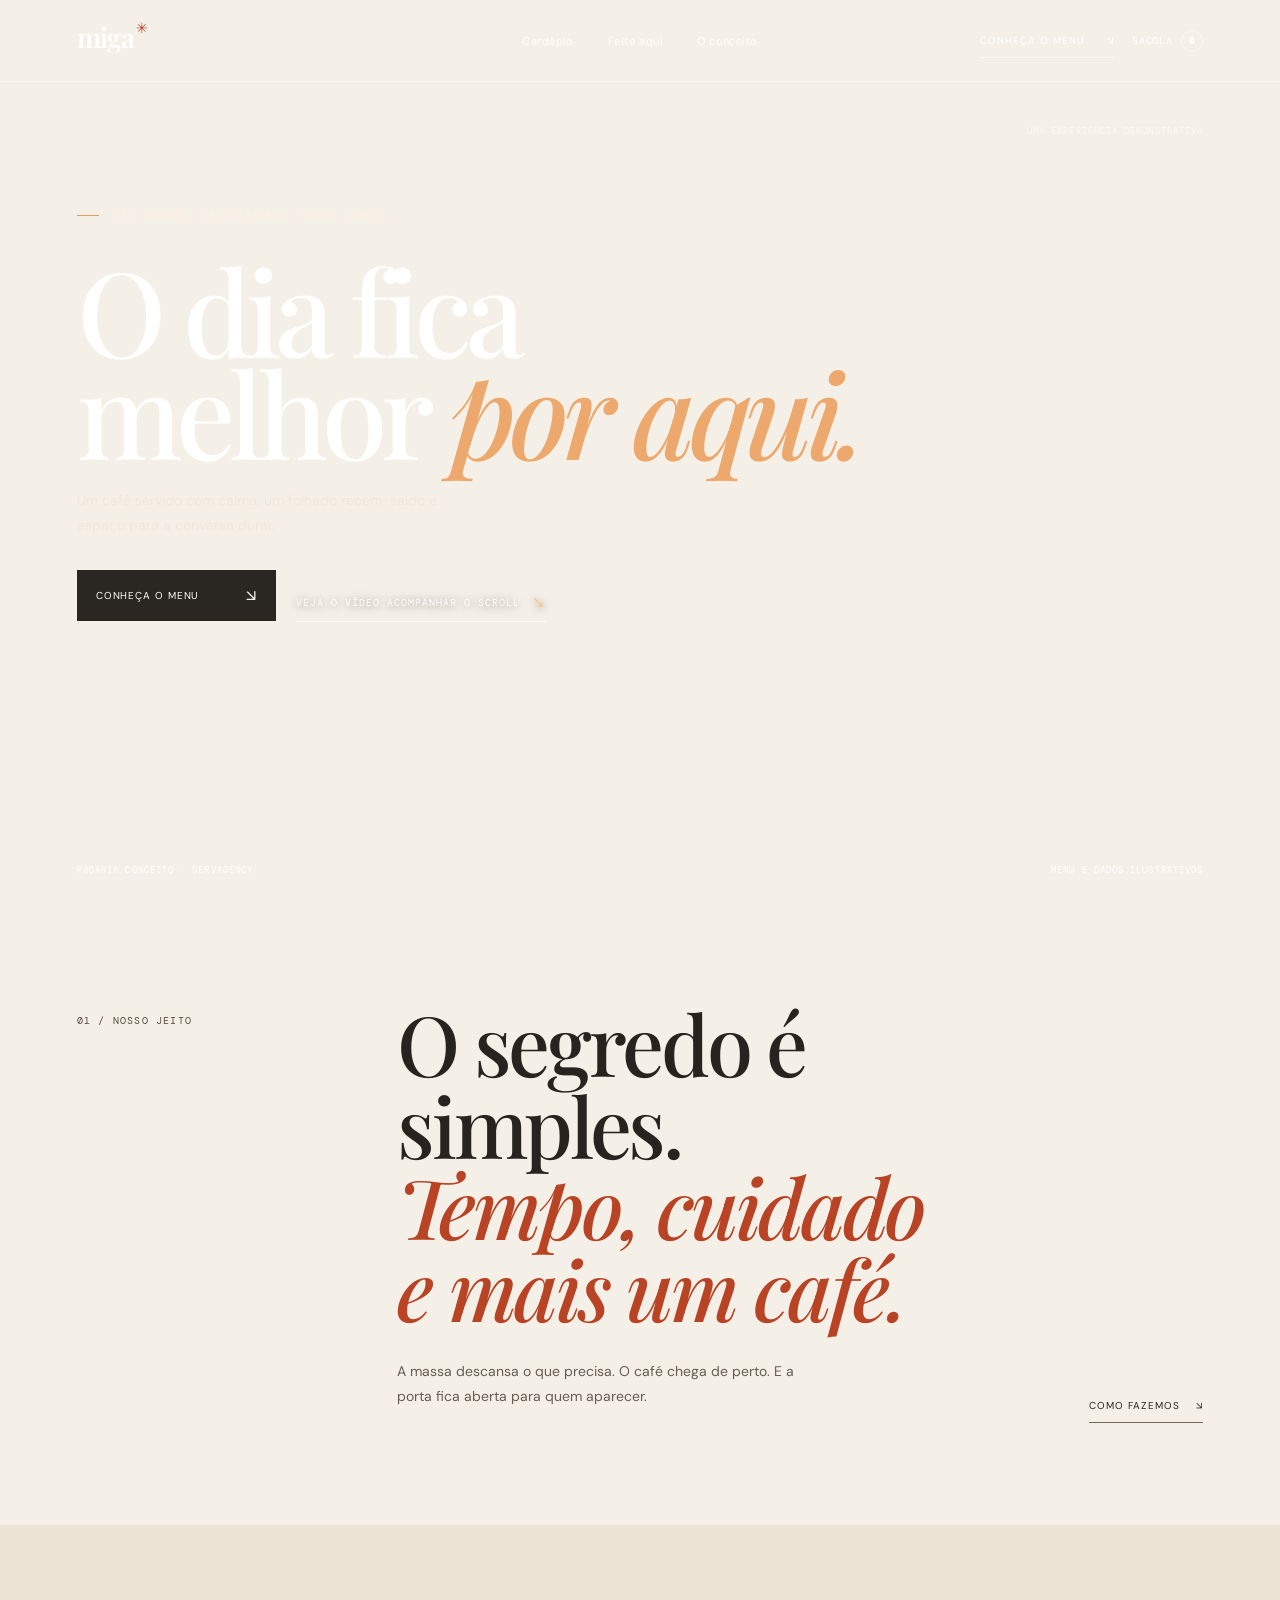
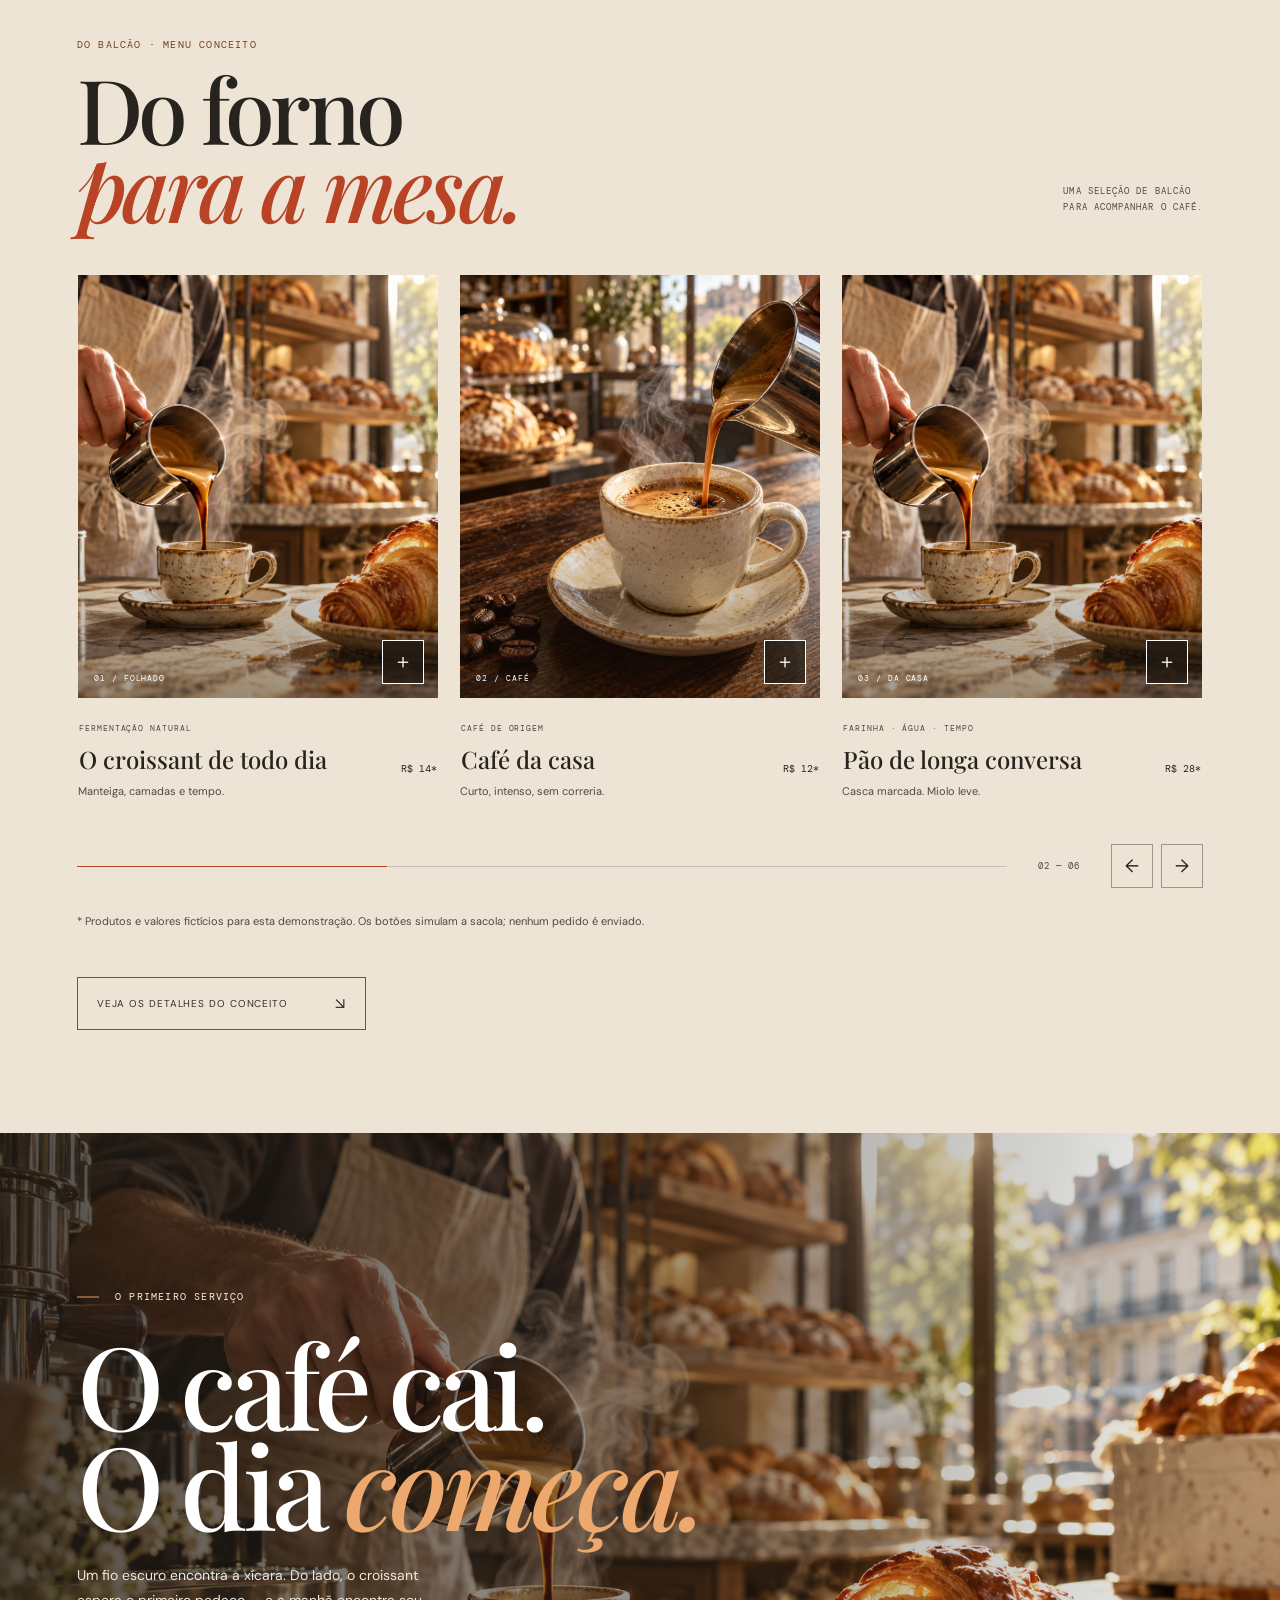
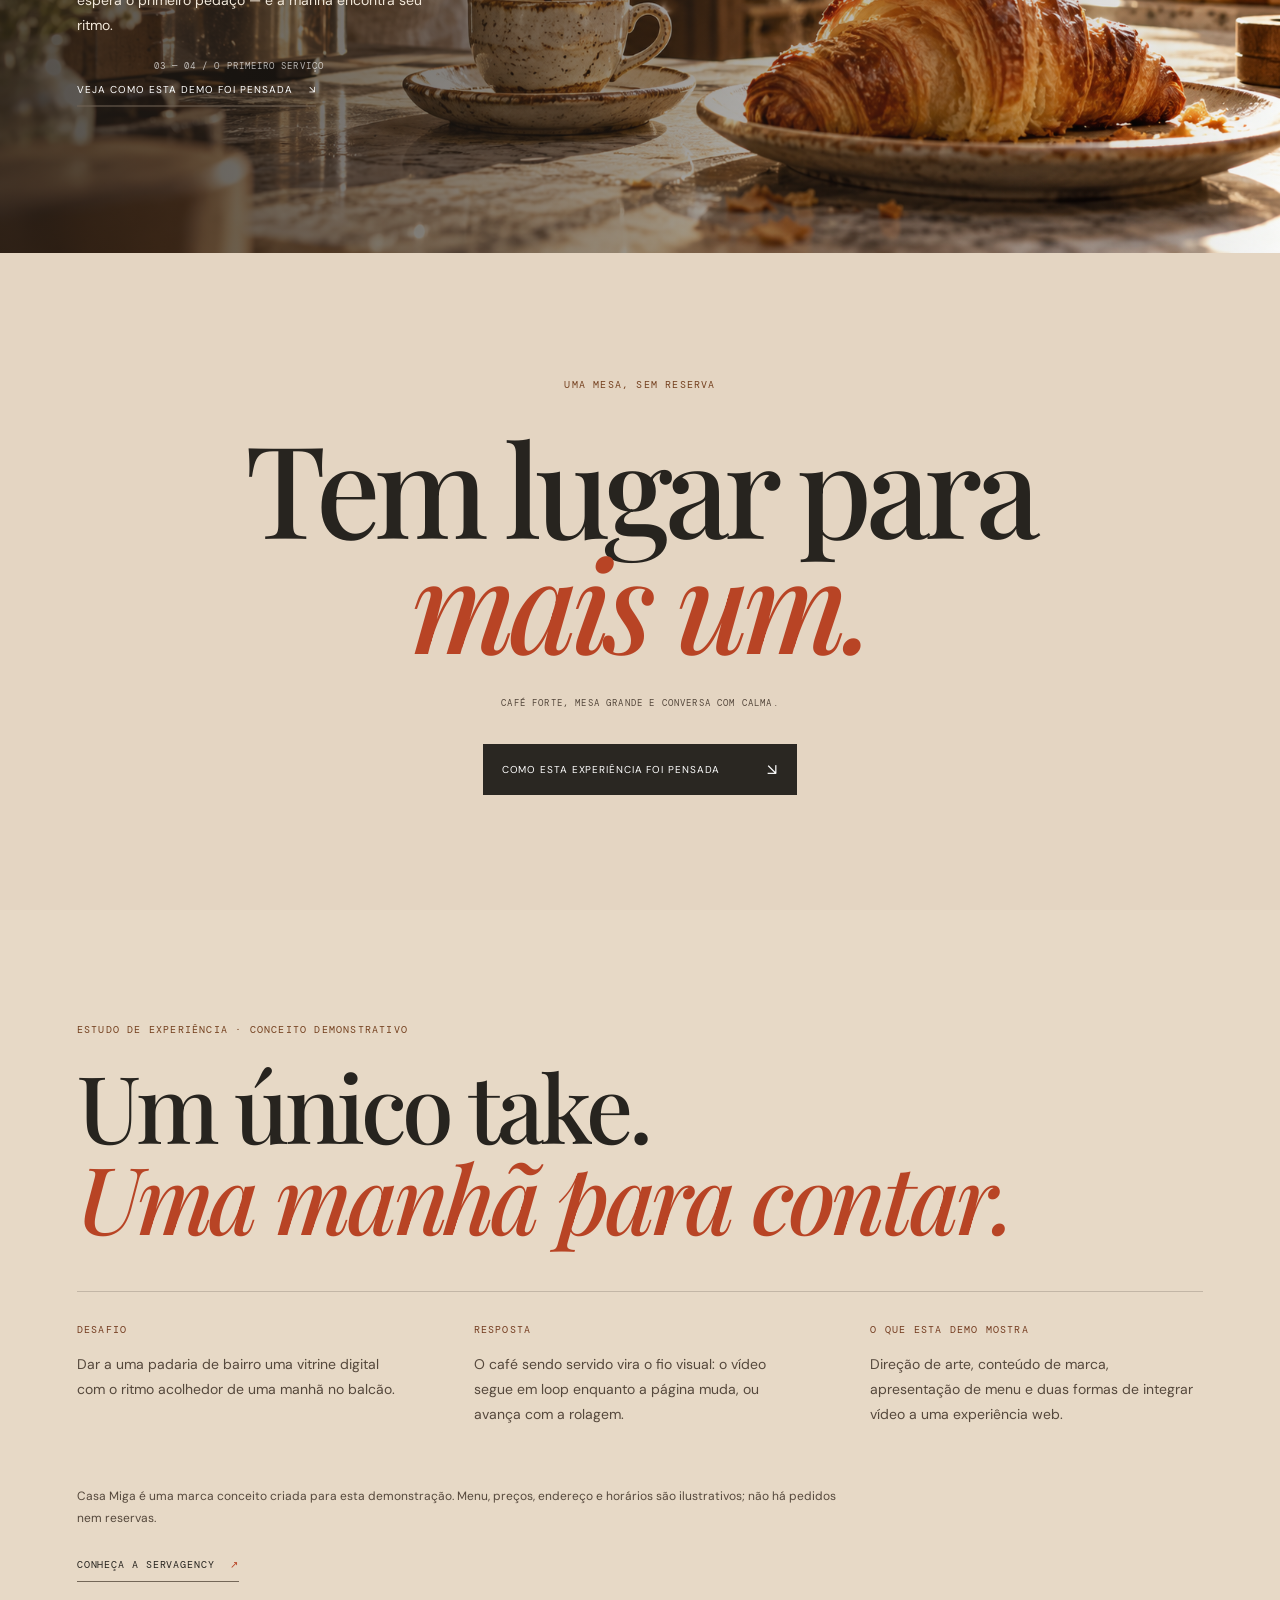
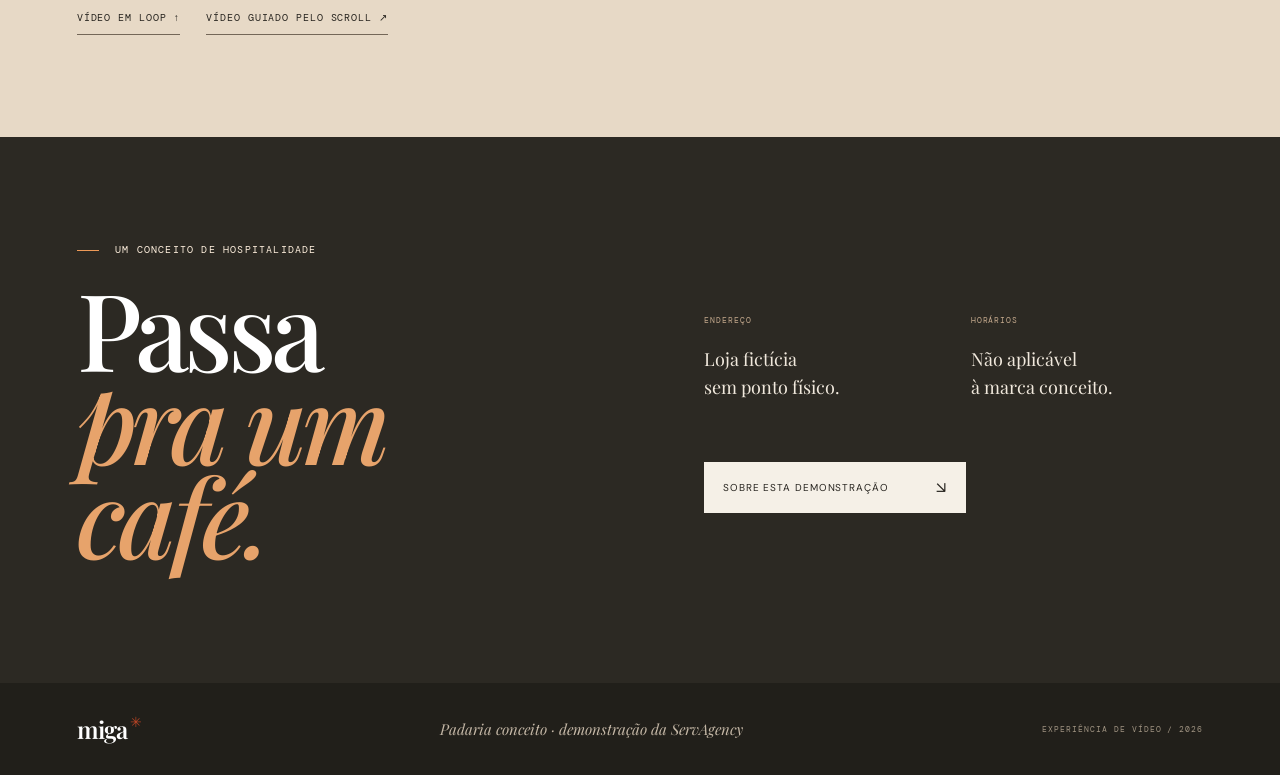
<file: index.html>
<!doctype html>
<html lang="pt-BR"><head><meta charset="utf-8"/><meta name="viewport" content="width=device-width, initial-scale=1"/><meta name="theme-color" content="#f5f0e7"/><meta name="description" content="Casa Miga — um conceito de padaria em duas experiências de vídeo da ServAgency."/><title>Casa Miga — um conceito de experiência</title><link rel="preconnect" href="https://fonts.googleapis.com"/><link rel="preconnect" href="https://fonts.gstatic.com" crossorigin/><link rel="stylesheet" href="https://fonts.googleapis.com/css2?family=DM+Mono:wght@400;500&family=DM+Sans:wght@400;500;600&family=Playfair+Display:ital,wght@0,500;1,500&display=swap"/><link rel="stylesheet" href="styles.css"/></head>
<body><header class="topbar"><a class="brand" href="#top">miga<span>✳</span></a><nav id="primary-nav" aria-label="Navegação principal"><a href="#cardapio">Cardápio</a><a href="#feito">Feito aqui</a><a href="#case">O conceito</a></nav><div class="header-actions"><a class="order" href="#cardapio">Conheça o menu <span>↘</span></a><button class="miga-cart-toggle" type="button" aria-controls="miga-cart" aria-expanded="false">Sacola <b aria-live="polite">0</b></button><button class="menu-toggle" aria-expanded="false" aria-controls="primary-nav" aria-label="Abrir navegação">Menu</button></div></header>
<main id="top"><section class="hero fixed-mode"><div class="hero-media" aria-hidden="true"><div class="media-scene scene-one"></div><div class="media-shade"></div><div class="media-grain"></div></div><div class="hero-inner"><p class="eyebrow"><i></i> PÃO QUENTE. CAFÉ PASSADO. GENTE PERTO.</p><h1>O dia fica<br />melhor <em>por aqui.</em></h1><p class="hero-intro">Um café servido com calma, um folhado recém-saído e espaço para a conversa durar.</p><a class="button button-dark" href="#cardapio">Conheça o menu <span>↘</span></a><a class="video-mode-link" href="scroll.html">Veja o vídeo acompanhar o scroll <span>↘</span></a></div><div class="hero-bottom"><span>PADARIA CONCEITO · SERVAGENCY</span><span>MENU E DADOS ILUSTRATIVOS</span><button class="video-toggle" type="button" aria-pressed="false">Pausar vídeo</button></div><span class="visual-tag">UMA EXPERIÊNCIA DEMONSTRATIVA</span></section>
<section class="manifesto fixed-copy" data-chapter="01"><span class="section-no">01 / NOSSO JEITO</span><div><h2>O segredo é simples.<br /><em>Tempo, cuidado<br />e mais um café.</em></h2><p>A massa descansa o que precisa. O café chega de perto. E a porta fica aberta para quem aparecer.</p></div><a class="text-link" href="#feito">Como fazemos <span>↘</span></a></section>
<section class="menu fixed-copy" id="cardapio" data-chapter="02"><div class="menu-head" data-reveal><div><p class="eyebrow dark">DO BALCÃO · MENU CONCEITO</p><h2>Do forno<br /><em>para a mesa.</em></h2></div><p class="daily">Uma seleção de balcão<br />para acompanhar o café.</p></div>
<div class="food-carousel" data-product-carousel aria-label="Menu demonstrativo da Casa Miga"><div class="food-track" data-product-track tabindex="0" aria-label="Produtos demonstrativos; use as setas para navegar">
<article class="food" data-product-slide data-reveal><div class="food-img"><img src="hero-still.png" alt="Croissant dourado servido com café" fetchpriority="high" decoding="async"/><span>01 / FOLHADO</span><button class="food-add" aria-label="Adicionar Croissant de todo dia à sacola demonstrativa" aria-pressed="false">＋</button></div><div class="food-meta"><div><small>FERMENTAÇÃO NATURAL</small><h3>O croissant de todo dia</h3></div><b>R$ 14*</b></div><p class="food-note">Manteiga, camadas e tempo.</p></article>
<article class="food" data-product-slide data-reveal><div class="food-img"><img src="media/catalog/espresso-da-casa.webp" alt="Espresso com crema sendo servido em uma xícara de cerâmica" loading="lazy" decoding="async"/><span>02 / CAFÉ</span><button class="food-add" aria-label="Adicionar Café da casa à sacola demonstrativa" aria-pressed="false">＋</button></div><div class="food-meta"><div><small>CAFÉ DE ORIGEM</small><h3>Café da casa</h3></div><b>R$ 12*</b></div><p class="food-note">Curto, intenso, sem correria.</p></article>
<article class="food" data-product-slide data-reveal><div class="food-img"><img src="bakery-detail.png" alt="Pão artesanal de fermentação natural" loading="lazy" decoding="async"/><span>03 / DA CASA</span><button class="food-add" aria-label="Adicionar Pão de longa conversa à sacola demonstrativa" aria-pressed="false">＋</button></div><div class="food-meta"><div><small>FARINHA · ÁGUA · TEMPO</small><h3>Pão de longa conversa</h3></div><b>R$ 28*</b></div><p class="food-note">Casca marcada. Miolo leve.</p></article>
<article class="food" data-product-slide data-reveal><div class="food-img"><img src="media/catalog/rolo-de-canela.webp" alt="Rolo de canela com cobertura fina de baunilha" loading="lazy" decoding="async"/><span>04 / FORNADA</span><button class="food-add" aria-label="Adicionar Rolo de canela à sacola demonstrativa" aria-pressed="false">＋</button></div><div class="food-meta"><div><small>CANELA · BAUNILHA</small><h3>Rolo de canela</h3></div><b>R$ 16*</b></div><p class="food-note">Quentinho, com cobertura delicada.</p></article>
<article class="food" data-product-slide data-reveal><div class="food-img"><img src="media/catalog/pain-au-chocolat.webp" alt="Pain au chocolat folhado com chocolate amargo" loading="lazy" decoding="async"/><span>05 / FOLHADO</span><button class="food-add" aria-label="Adicionar Pain au chocolat à sacola demonstrativa" aria-pressed="false">＋</button></div><div class="food-meta"><div><small>MASSA LAMINADA</small><h3>Pain au chocolat</h3></div><b>R$ 17*</b></div><p class="food-note">Casquinha fina. Centro de chocolate.</p></article>
<article class="food" data-product-slide data-reveal><div class="food-img"><img src="media/catalog/focaccia-da-casa.webp" alt="Sanduíche de focaccia com tomate, folhas e queijo" loading="lazy" decoding="async"/><span>06 / SALGADO</span><button class="food-add" aria-label="Adicionar Focaccia da casa à sacola demonstrativa" aria-pressed="false">＋</button></div><div class="food-meta"><div><small>AZEITE · TOMATE · FOLHAS</small><h3>Focaccia da casa</h3></div><b>R$ 24*</b></div><p class="food-note">Pão de azeite, recheio fresco.</p></article>
</div><div class="catalog-controls"><div class="catalog-progress" aria-hidden="true"><i data-product-progress></i></div><span class="catalog-counter" data-product-counter aria-live="polite">01 — 06</span><div class="catalog-arrows"><button type="button" data-product-prev aria-label="Produtos anteriores" disabled>←</button><button type="button" data-product-next aria-label="Próximos produtos">→</button></div></div></div>
<p class="menu-note">* Produtos e valores fictícios para esta demonstração. Os botões simulam a sacola; nenhum pedido é enviado.</p><a class="button button-outline-dark" href="#visite">Veja os detalhes do conceito <span>↘</span></a></section>
<section class="story fixed-copy" id="feito" data-chapter="03"><div class="story-image"></div><div class="story-copy"><p class="eyebrow"><i></i> O PRIMEIRO SERVIÇO</p><h2>O café cai.<br />O dia <em>começa.</em></h2><p>Um fio escuro encontra a xícara. Do lado, o croissant espera o primeiro pedaço — e a manhã encontra seu ritmo.</p><a class="text-link light-link" href="#case">Veja como esta demo foi pensada <span>↘</span></a><span class="story-count">03 — 04 / O PRIMEIRO SERVIÇO</span></div></section>
<section class="postcard"><p class="eyebrow dark">UMA MESA, SEM RESERVA</p><blockquote>Tem lugar para<br /><em>mais um.</em></blockquote><span>CAFÉ FORTE, MESA GRANDE E CONVERSA COM CALMA.</span><a class="button button-dark" href="#case">Como esta experiência foi pensada <span>↘</span></a></section>
<section class="case-note" id="case"><p class="eyebrow dark">ESTUDO DE EXPERIÊNCIA · CONCEITO DEMONSTRATIVO</p><h2>Um único take.<br /><em>Uma manhã para contar.</em></h2><div class="case-grid"><div><small>DESAFIO</small><p>Dar a uma padaria de bairro uma vitrine digital com o ritmo acolhedor de uma manhã no balcão.</p></div><div><small>RESPOSTA</small><p>O café sendo servido vira o fio visual: o vídeo segue em loop enquanto a página muda, ou avança com a rolagem.</p></div><div><small>O QUE ESTA DEMO MOSTRA</small><p>Direção de arte, conteúdo de marca, apresentação de menu e duas formas de integrar vídeo a uma experiência web.</p></div></div><p class="case-disclosure">Casa Miga é uma marca conceito criada para esta demonstração. Menu, preços, endereço e horários são ilustrativos; não há pedidos nem reservas.</p><a class="case-link" href="https://servagency.vercel.app/">Conheça a ServAgency <span>↗</span></a><div class="case-modes"><a href="#top">Vídeo em loop ↑</a><a href="scroll.html">Vídeo guiado pelo scroll ↗</a></div></section>
<section class="visit fixed-copy" id="visite" data-chapter="04"><div><p class="eyebrow"><i></i> UM CONCEITO DE HOSPITALIDADE</p><h2>Passa<br /><em>pra um café.</em></h2></div><div class="visit-info"><div><small>ENDEREÇO</small><p>Loja fictícia<br/>sem ponto físico.</p></div><div><small>HORÁRIOS</small><p>Não aplicável<br/>à marca conceito.</p></div><a class="button button-light" href="#case">Sobre esta demonstração <span>↘</span></a></div></section></main>
<aside class="demo-cart" id="miga-cart" role="dialog" aria-labelledby="miga-cart-title" aria-describedby="miga-cart-note" hidden><div class="cart-heading"><h2 id="miga-cart-title">Sua sacola</h2><button class="cart-close" type="button" aria-label="Fechar sacola">Fechar ×</button></div><p class="cart-count" aria-live="polite">Sua seleção está vazia.</p><ul class="cart-items"></ul><p id="miga-cart-note">Interação demonstrativa: nenhum pedido é enviado, reservado ou cobrado.</p><button type="button" class="button button-dark cart-return">Continuar explorando <span>↗</span></button></aside>
<footer><a class="brand" href="#top">miga<span>✳</span></a><span>Padaria conceito · demonstração da ServAgency</span><span>EXPERIÊNCIA DE VÍDEO / 2026</span></footer><script src="app.js"></script></body></html>
</file>
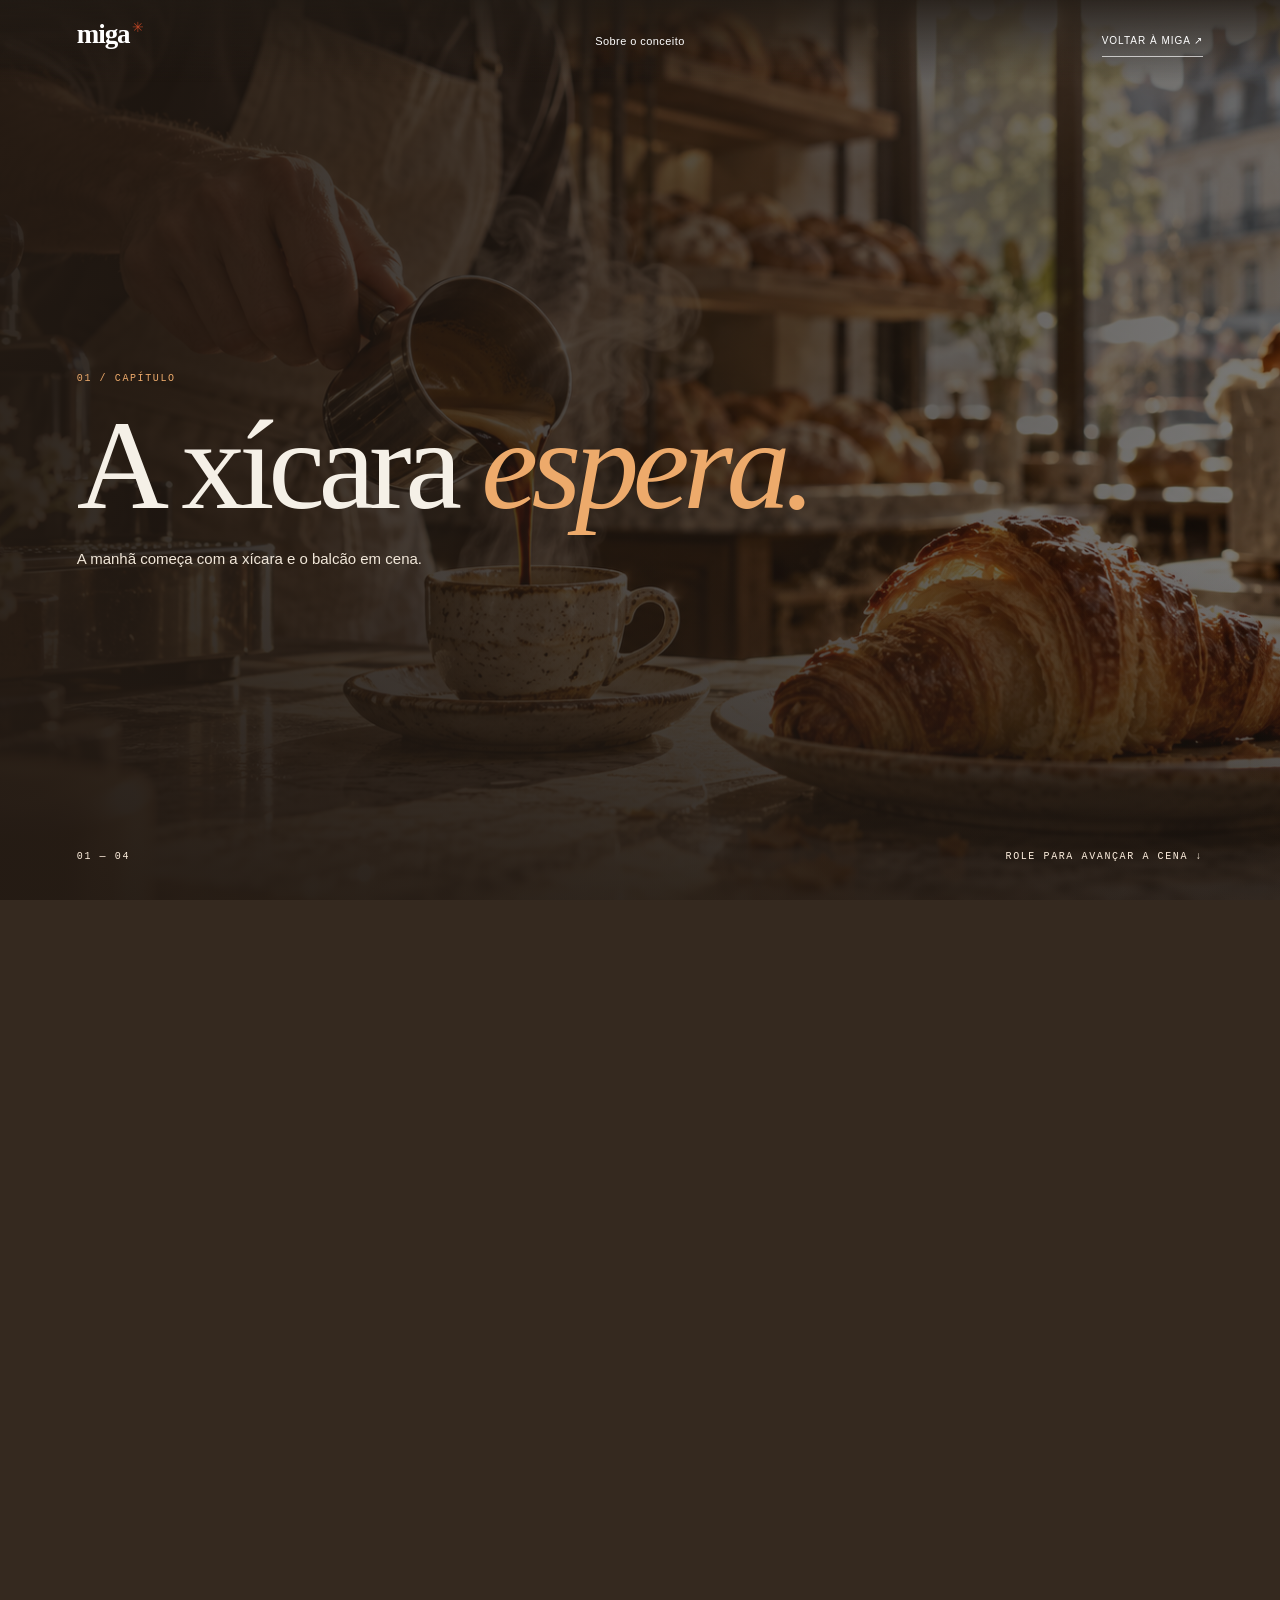
<file: scroll.html>
<!doctype html>
<html lang="pt-BR">
<head>
  <meta charset="utf-8" />
  <meta name="viewport" content="width=device-width, initial-scale=1" />
  <meta name="theme-color" content="#35291f" />
  <meta name="description" content="Miga — uma manhã, capítulo por capítulo." />
  <title>Miga — uma manhã, capítulo por capítulo</title>
  <link rel="stylesheet" href="styles.css" />
  <style>
    html{scroll-behavior:auto}
    body{background:#35291f;color:#f5f0e7}
    .topbar{position:fixed;z-index:10;background:linear-gradient(#211a14d8,transparent);border:0}
    .journey{height:340vh;position:relative}
    .sticky{height:100svh;min-height:520px;position:sticky;top:0;overflow:hidden;background:#35291f url("hero-still.png") center/cover no-repeat}
    .visual,.visual video,.visual:after{position:absolute;inset:0}
    .visual video{width:100%;height:100%;object-fit:cover;filter:brightness(.53) saturate(.92)}
    .visual:after{content:"";background:linear-gradient(90deg,#241b14e0 0%,#241b1482 54%,#241b1420 100%),linear-gradient(0deg,#241b14c0,transparent 38%)}
    .hud{position:absolute;z-index:2;inset:0;padding:15vh var(--gutter) 10vh;display:flex;flex-direction:column;justify-content:center;pointer-events:none}
    .hud small,.counter,.cue{font:10px "DM Mono",monospace;letter-spacing:.16em;text-transform:uppercase;color:#fff0df}
    .hud small{color:#edaa6b}
    .hud h1{font:500 clamp(64px,10vw,140px)/.88 "Playfair Display",serif;letter-spacing:-.05em;max-width:950px;margin:25px 0;color:#f5f0e7;transition:opacity .24s ease,transform .24s ease}
    .hud h1 em{color:#edaa6b;font-weight:500}
    .hud h1 .title-accent{color:#edaa6b}
    .hud h1 .title-rest{color:#f5f0e7}
    .hud>p:not(.media-status){font:15px/1.75 "DM Sans",sans-serif;color:#f1e7d9;max-width:390px;margin:0;transition:opacity .24s ease,transform .24s ease}
    .hud.is-changing h1,.hud.is-changing p{opacity:0;transform:translateY(8px)}
    .hud .media-status{position:absolute;left:var(--gutter);top:calc(100% - 88px);max-width:min(390px,calc(100% - 48px));padding:12px 15px;background:#241b14e8;color:#f1e7d9;font:12px/1.6 "DM Sans",sans-serif;opacity:0;pointer-events:none;transition:opacity .25s}
    .visual.video-unavailable .media-status{opacity:1}
    .visual.video-unavailable video{display:none}
    .visual.video-unavailable:after{background:linear-gradient(90deg,#241b14ed 0%,#241b149e 62%,#241b144c 100%),linear-gradient(0deg,#241b14c0,transparent 38%)}
    .visual.video-unavailable ~ .hud .cue{display:none}
    .counter,.cue{position:absolute;bottom:38px}
    .counter{left:var(--gutter)}.cue{right:var(--gutter)}
    .progress{position:absolute;z-index:4;top:0;left:0;width:100%;height:3px;background:#e7a36b;transform:scaleX(0);transform-origin:left}
    .chapters{display:none}
    .chapters article{min-height:56vh;padding:8vh 0;display:flex;flex-direction:column;justify-content:center;max-width:730px;border-bottom:1px solid #27241f24}
    .chapters article:nth-child(even){margin-left:auto;text-align:right;align-items:flex-end}
    .chapters small{font:10px "DM Mono",monospace;letter-spacing:.16em;color:#b06a39}
    .chapters h2{font:500 clamp(47px,7.4vw,94px)/.94 "Playfair Display",serif;letter-spacing:-.04em;margin:22px 0}
    .chapters p{font:15px/1.75 "DM Sans",sans-serif;max-width:430px;color:#615c53}
    .chapters a{margin-top:16px;color:#27241f;font:10px "DM Mono",monospace;letter-spacing:.12em;text-transform:uppercase;border-bottom:1px solid #27241f;padding:12px 0}
    .topbar nav a:focus-visible,.topbar a:focus-visible,.chapters a:focus-visible{outline:2px solid #edaa6b;outline-offset:5px}
    @media(max-width:650px){.journey{height:360vh}.hud{padding:14vh 24px 8vh}.hud h1{font-size:clamp(59px,14vw,78px)}.hud p{max-width:310px;font-size:14px}.counter,.cue{bottom:25px;font-size:8px}.chapters article{min-height:50vh;padding:7vh 0}.chapters article:nth-child(even){text-align:left;align-items:flex-start}}
    @media(prefers-reduced-motion:reduce){.journey{height:auto}.sticky{height:100svh;position:relative}.visual video{display:none}.progress{display:none}.cue{display:none}.chapters{display:block;background:#f5f0e7;color:#27241f;padding:5vh var(--gutter) 8vh}.chapters article{min-height:0;padding:6vh 0}}
  </style>
</head>
<body>
  <header class="topbar">
    <a class="brand" href="index.html">miga<span>✳</span></a>
    <nav aria-label="Navegação da experiência"><a href="index.html#case">Sobre o conceito</a></nav>
    <a class="order" href="index.html">Voltar à Miga ↗</a>
  </header>
  <main>
    <section class="journey" id="journey" aria-label="Vídeo narrativo da Miga controlado pelo scroll">
      <div class="sticky">
        <div class="progress" id="progress"></div>
        <div class="visual" aria-hidden="true">
          <video id="storyVideo" muted playsinline preload="metadata" poster="hero-still.png" aria-hidden="true">
            <source src="media/miga-story.mp4" type="video/mp4" />
          </video>
        </div>
        <div class="hud">
          <small id="kicker">01 / CAPÍTULO</small>
          <h1 id="title" aria-live="polite">A manhã começa<br /><em>devagar.</em></h1>
          <p id="copy">A xícara espera. O primeiro fio de café encontra o fundo.</p>
          <p class="media-status" role="status">O take do café não pôde ser carregado. A imagem de abertura continua disponível enquanto você lê os capítulos.</p>
          <div class="counter" id="counter">01 — 04</div>
          <div class="cue">Role para avançar a cena ↓</div>
        </div>
      </div>
    </section>
    <section class="chapters" id="chapters" aria-label="Capítulos da história"></section>
  </main>
  <script>
    const scenes=[
      {n:"01",title:"A xícara espera.",accent:"espera.",copy:"A manhã começa com a xícara e o balcão em cena."},
      {n:"02",title:"O café encontra o fundo.",accent:"fundo.",copy:"Um fio de espresso desce e a crema começa a se abrir."},
      {n:"03",title:"A mesa já está posta.",accent:"posta.",copy:"Café servido, croissant ao lado e um instante para olhar de perto."},
      {n:"04",title:"A manhã ganha companhia.",copy:"Um take curto, um café completo e espaço para começar o dia."}
    ];
    const journey=document.querySelector("#journey"),video=document.querySelector("#storyVideo"),visual=document.querySelector(".visual"),hud=document.querySelector(".hud"),chapters=document.querySelector("#chapters"),reduceMotion=matchMedia("(prefers-reduced-motion: reduce)").matches;
    scenes.forEach((scene,i)=>{const article=document.createElement("article");article.innerHTML="<small>"+scene.n+" / CAPÍTULO</small><h2>"+scene.title+"</h2><p>"+scene.copy+"</p>"+(i===3?'<a href="index.html#visite">PASSE PRA UM CAFÉ ↗</a>':"");chapters.append(article)});
    let raf=0,lastProgress=0,activeIndex=-1,pendingSeek=null,seekBusy=false,seekWatchdog=0;
    function paintScene(index){if(index===activeIndex)return;activeIndex=index;hud.classList.add("is-changing");window.setTimeout(()=>{const accent=scenes[index].accent||"",title=scenes[index].title,escaped=accent.replace(/[.*+?^${}()|[\]\\]/g,"\\$&");document.querySelector("#kicker").textContent=scenes[index].n+" / CAPÍTULO";document.querySelector("#title").innerHTML=accent?title.replace(new RegExp(escaped+"$"),'<em class="title-accent">'+accent+'</em>'):'<span class="title-rest">'+title+'</span>';document.querySelector("#copy").textContent=scenes[index].copy;document.querySelector("#counter").textContent=scenes[index].n+" — 04";hud.classList.remove("is-changing")},180)}
    function requestSeek(target){if(reduceMotion||visual.classList.contains("video-unavailable")||!Number.isFinite(video.duration)||video.duration<=0)return;pendingSeek=Math.max(0,Math.min(video.duration-.04,target));if(!seekBusy)performSeek()}
    function performSeek(){if(pendingSeek===null||seekBusy)return;const target=pendingSeek;pendingSeek=null;if(Math.abs(video.currentTime-target)<.16)return;seekBusy=true;try{video.currentTime=target}catch{seekBusy=false;return}clearTimeout(seekWatchdog);seekWatchdog=window.setTimeout(()=>{seekBusy=false;performSeek()},180)}
    function update(){raf=0;const rect=journey.getBoundingClientRect(),range=Math.max(journey.offsetHeight-innerHeight,1),progress=Math.min(1,Math.max(0,-rect.top/range)),index=Math.min(scenes.length-1,Math.floor(progress*scenes.length));lastProgress=progress;paintScene(index);document.querySelector("#progress").style.transform="scaleX("+progress+")";requestSeek(progress*video.duration)}
    function queueUpdate(){if(!raf)raf=requestAnimationFrame(update)}
    addEventListener("scroll",queueUpdate,{passive:true});addEventListener("resize",queueUpdate);video.addEventListener("seeked",()=>{clearTimeout(seekWatchdog);seekBusy=false;performSeek()});video.addEventListener("loadedmetadata",()=>{requestSeek(lastProgress*video.duration)});video.addEventListener("error",()=>{visual.classList.add("video-unavailable");video.removeAttribute("src");video.querySelectorAll("source").forEach(source=>source.removeAttribute("src"));document.querySelector("#kicker").textContent="MÍDIA INDISPONÍVEL / PÔSTER";document.querySelector("#title").textContent="Miga continua em cena.";document.querySelector("#copy").textContent="A imagem de abertura permanece como cenário do capítulo.";document.querySelector("#counter").textContent="PÔSTER";document.querySelector("#progress").style.display="none"},{once:true});update();
  </script>
</body>
</html>
</file>
<file: styles.css>
:root{--ink:#27241f;--cream:#f5f0e7;--paper:#ede4d6;--muted:#827566;--orange:#c66c3b;--gutter:clamp(22px,7vw,108px)}*{box-sizing:border-box}html{scroll-behavior:smooth}body{margin:0;background:var(--cream);color:var(--ink);font-family:'DM Sans',sans-serif}a{color:inherit;text-decoration:none}.topbar{height:82px;padding:0 var(--gutter);display:grid;grid-template-columns:1fr 1fr 1fr;align-items:center;position:absolute;z-index:10;top:0;left:0;right:0;color:#fff;border-bottom:1px solid #ffffff55}.brand{font:600 27px 'Playfair Display',serif;letter-spacing:-.04em}.brand span{color:#f1a666;font:14px 'DM Sans',sans-serif;vertical-align:top;margin-left:3px}.topbar nav{display:flex;gap:34px;justify-content:center;font-size:11px;letter-spacing:.04em}.order{justify-self:end;font-size:10px;text-transform:uppercase;letter-spacing:.1em;border-bottom:1px solid #fffa;padding:10px 0}.order span{margin-left:18px}.hero{height:100svh;min-height:680px;position:relative;overflow:hidden;background:#312a21;color:#fff}.hero-media,.media-scene,.media-shade,.media-grain{position:absolute;inset:0}.media-scene{background-position:center;background-size:cover;transform:scale(1.035)}.scene-one{background-image:url("hero-still.png")}.media-shade{background:linear-gradient(90deg,#2b241ec9,#2b241e88 42%,#2b241e0d),linear-gradient(0deg,#1f1a16a8,transparent 34%)}.media-grain{opacity:.09;background-image:url("data:image/svg+xml,%3Csvg viewBox='0 0 180 180' xmlns='http://www.w3.org/2000/svg'%3E%3Cfilter id='n'%3E%3CfeTurbulence type='fractalNoise' baseFrequency='.92' numOctaves='3' stitchTiles='stitch'/%3E%3C/filter%3E%3Crect width='100%25' height='100%25' filter='url(%23n)' opacity='.26'/%3E%3C/svg%3E");mix-blend-mode:soft-light;pointer-events:none}.hero-inner{position:relative;z-index:2;padding:clamp(150px,22vh,220px) var(--gutter) 0;max-width:1050px}.eyebrow,.section-no,.food-img>span,.food-meta small,.daily,.hero-bottom,.visual-tag,.story-count,.visit-info small,footer>span:last-child{font:10px 'DM Mono',monospace;letter-spacing:.12em;text-transform:uppercase}.eyebrow{color:#fff0de}.eyebrow i{display:inline-block;width:22px;height:1px;background:#ed9957;vertical-align:middle;margin-right:9px}.hero h1,.menu h2,.story h2,.visit h2{font:500 clamp(68px,9.2vw,134px)/.87 'Playfair Display',serif;letter-spacing:-.05em;margin:38px 0 24px}.hero h1 em,.menu h2 em,.story h2 em,.visit h2 em,blockquote em{font-weight:500;color:#eda96d}.hero-intro{max-width:370px;color:#f1e7d9;font-size:14px;line-height:1.8;margin:0 0 30px}.button{display:inline-flex;align-items:center;gap:47px;padding:15px 19px;text-transform:uppercase;letter-spacing:.09em;font-size:10px;min-height:48px}.button-dark{background:#2a2722;color:#fff}.button-light{background:#f5f0e7;color:#27241f}.button span{font-size:16px}.hero-bottom{position:absolute;top:calc(100svh - 55px);left:var(--gutter);right:var(--gutter);display:flex;justify-content:space-between;color:#f3e8d9;font-size:9px}.visual-tag{position:absolute;right:var(--gutter);top:125px;z-index:2;color:#fff9;font-size:9px}.manifesto{padding:150px var(--gutter);display:grid;grid-template-columns:1fr 2.1fr .7fr;gap:4vw;align-items:start;background:var(--cream)}.section-no{padding-top:12px;color:#887b69}.manifesto h2{font:500 clamp(43px,6.5vw,92px)/.98 'Playfair Display',serif;letter-spacing:-.04em;margin:0}.manifesto h2 em{color:var(--orange);font-weight:500}.manifesto div:nth-child(2)>p{max-width:400px;font-size:14px;line-height:1.8;color:#655d52;margin-top:30px}.text-link{align-self:end;justify-self:end;border-bottom:1px solid #746758;padding:10px 0;font-size:10px;text-transform:uppercase;letter-spacing:.1em;white-space:nowrap}.text-link span{margin-left:12px}.eyebrow.dark{color:#927452}.menu{background:var(--paper);padding:120px var(--gutter) 130px}.menu-head{display:flex;align-items:end;justify-content:space-between;margin-bottom:58px}.menu h2{font-size:clamp(56px,7vw,100px);margin:18px 0 0}.menu h2 em{color:var(--orange)}.daily{font-size:9px;color:#766a5b;line-height:1.8}.food-grid{display:grid;grid-template-columns:repeat(3,1fr);gap:19px}.food-img{position:relative;aspect-ratio:4/4.7;overflow:hidden;background:#d5c3aa}.food-img:after{content:'';position:absolute;inset:50% 0 0;background:linear-gradient(transparent,#21170d70)}.food-img img{width:100%;height:100%;object-fit:cover;transition:transform .8s}.food:hover img{transform:scale(1.045)}.food-img>span{position:absolute;z-index:1;left:16px;bottom:15px;color:#fff;font-size:8px}.food-meta{display:flex;justify-content:space-between;align-items:end;padding:17px 1px 0}.food-meta small{color:#857360;font-size:8px}.food-meta h3{font:500 24px 'Playfair Display',serif;margin:7px 0 0}.food-meta>b{font:10px 'DM Mono',monospace}.button-outline-dark{border:1px solid #65594c;color:#352e27;margin-top:46px}.story{min-height:700px;height:88vh;max-height:940px;position:relative;overflow:hidden;background:#30271e;color:#fff}.story-image{position:absolute;inset:0;background-image:linear-gradient(90deg,#241e18c9 0%,#241e1875 50%,#241e1805),url('bakery-detail.png');background-position:center;background-size:cover;animation:slowZoom 18s ease-in-out infinite alternate}@keyframes slowZoom{to{transform:scale(1.06)}}.story-copy{position:absolute;left:var(--gutter);top:50%;transform:translateY(-50%);max-width:700px}.story h2{font-size:clamp(68px,9vw,124px);margin:30px 0}.story-copy>p:not(.eyebrow){max-width:360px;color:#f1e7d9;font-size:14px;line-height:1.8}.light-link{display:inline-block;color:#fff;margin-top:20px}.story-count{position:absolute;left:var(--gutter);bottom:35px;color:#fffa;font-size:9px}.postcard{text-align:center;padding:150px 20px;background:#e4d5c2}.postcard blockquote{font:500 clamp(65px,10vw,132px)/.9 'Playfair Display',serif;letter-spacing:-.05em;margin:38px auto}.postcard blockquote em{color:var(--orange)}.postcard>span{display:block;font:9px 'DM Mono',monospace;letter-spacing:.13em;color:#736655;margin:35px 0}.visit{background:#2c2923;color:#fff;padding:110px var(--gutter);display:grid;grid-template-columns:1fr 1fr;gap:10vw;align-items:center}.visit h2{font-size:clamp(64px,8.4vw,112px);margin:25px 0}.visit h2 em{color:#e7a36b}.visit-info{display:grid;grid-template-columns:1fr 1fr;gap:34px}.visit-info small{font-size:8px;color:#c4a98d}.visit-info p{font:18px/1.55 'Playfair Display',serif;color:#f1e9dd}.visit-info .button{grid-column:1/-1;justify-self:start;margin-top:8px}footer{background:#211f1a;color:#fff;padding:30px var(--gutter);display:flex;justify-content:space-between;align-items:center}footer .brand{font-size:24px}footer>span:nth-child(2){font:italic 15px 'Playfair Display',serif;color:#c4b7a6}footer>span:last-child{font-size:8px;color:#a09482}@media(max-width:800px){.topbar{height:68px;grid-template-columns:1fr auto}.topbar nav{display:none}.hero{min-height:660px}.hero-inner{padding-top:185px}.hero h1{font-size:clamp(63px,12vw,96px)}.manifesto{grid-template-columns:1fr;gap:28px;padding:100px var(--gutter)}.manifesto div:nth-child(2)>p{margin-bottom:0}.manifesto .text-link{justify-self:start}.menu{padding:90px var(--gutter)}.food-grid{grid-template-columns:1fr 1fr;gap:25px 12px}.food:last-child{grid-column:1/-1;width:calc(50% - 6px)}.food-meta h3{font-size:20px}.menu-head{align-items:start;gap:20px}.story{height:80vh;min-height:620px}.visit{grid-template-columns:1fr;gap:10px;padding:85px var(--gutter)}footer{gap:15px;flex-wrap:wrap}footer>span:nth-child(2){display:none}}@media(max-width:500px){:root{--gutter:22px}.hero-inner{padding-top:174px}.hero h1{font-size:62px}.hero-intro{max-width:315px;font-size:13px}.visual-tag{top:98px}.hero-bottom{font-size:7px;letter-spacing:.04em}.manifesto h2{font-size:49px}.menu-head{display:block}.daily{display:block;margin-top:22px}.food-grid{grid-template-columns:1fr}.food:last-child{grid-column:auto;width:100%}.food-img{aspect-ratio:4/4.6}.food-meta h3{font-size:23px}.story-copy{right:var(--gutter)}.story h2{font-size:65px}.postcard{padding:110px 22px}.postcard blockquote{font-size:65px}.visit-info{gap:18px}.visit-info p{font-size:16px}footer{font-size:11px}}@media(prefers-reduced-motion:reduce){html{scroll-behavior:auto}*,*::before,*::after{animation-duration:.01ms!important;animation-iteration-count:1!important;scroll-behavior:auto!important;transition-duration:.01ms!important}}
:root{--ink:#27241f;--cream:#f5f0e7;--paper:#ede4d6;--muted:#827566;--orange:#c66c3b;--gutter:clamp(22px,7vw,108px)}*{box-sizing:border-box}html{scroll-behavior:smooth}body{margin:0;background:var(--cream);color:var(--ink);font-family:'DM Sans',sans-serif}a{color:inherit;text-decoration:none}.topbar{height:82px;padding:0 var(--gutter);display:grid;grid-template-columns:1fr 1fr 1fr;align-items:center;position:absolute;z-index:10;top:0;left:0;right:0;color:#fff;border-bottom:1px solid #ffffff55}.brand{font:600 27px 'Playfair Display',serif;letter-spacing:-.04em}.brand span{color:#f1a666;font:14px 'DM Sans',sans-serif;vertical-align:top;margin-left:3px}.topbar nav{display:flex;gap:34px;justify-content:center;font-size:11px;letter-spacing:.04em}.order{justify-self:end;font-size:10px;text-transform:uppercase;letter-spacing:.1em;border-bottom:1px solid #fffa;padding:10px 0}.order span{margin-left:18px}.hero{height:100svh;min-height:680px;position:relative;overflow:hidden;background:#312a21;color:#fff}.hero-media,.media-scene,.media-shade,.media-grain{position:absolute;inset:0}.media-scene{background-position:center;background-size:cover;will-change:opacity,transform;animation:sceneFlow 27s infinite}.scene-one{background-image:url('hero-still.png');animation-delay:0s}.scene-two{background-image:url('coffee-detail.png');animation-delay:-9s;opacity:0}.scene-three{background-image:url('bakery-detail.png');animation-delay:-18s;opacity:0}30%{opacity:1;transform:scale(1.045)}35%,100%{opacity:0;transform:scale(1.06)}}.media-shade{background:linear-gradient(90deg,#2b241ec9,#2b241e88 42%,#2b241e0d),linear-gradient(0deg,#1f1a16a8,transparent 34%)}.media-grain{opacity:.09;background-image:url("data:image/svg+xml,%3Csvg viewBox='0 0 180 180' xmlns='http://www.w3.org/2000/svg'%3E%3Cfilter id='n'%3E%3CfeTurbulence type='fractalNoise' baseFrequency='.92' numOctaves='3' stitchTiles='stitch'/%3E%3C/filter%3E%3Crect width='100%25' height='100%25' filter='url(%23n)' opacity='.26'/%3E%3C/svg%3E");mix-blend-mode:soft-light;pointer-events:none}.hero-inner{position:relative;z-index:2;padding:clamp(150px,22vh,220px) var(--gutter) 0;max-width:1050px}.eyebrow,.section-no,.food-img>span,.food-meta small,.daily,.hero-bottom,.visual-tag,.story-count,.visit-info small,footer>span:last-child{font:10px 'DM Mono',monospace;letter-spacing:.12em;text-transform:uppercase}.eyebrow{color:#fff0de}.eyebrow i{display:inline-block;width:22px;height:1px;background:#ed9957;vertical-align:middle;margin-right:9px}.hero h1,.menu h2,.story h2,.visit h2{font:500 clamp(68px,9.2vw,134px)/.87 'Playfair Display',serif;letter-spacing:-.05em;margin:38px 0 24px}.hero h1 em,.menu h2 em,.story h2 em,.visit h2 em,blockquote em{font-weight:500;color:#eda96d}.hero-intro{max-width:370px;color:#f1e7d9;font-size:14px;line-height:1.8;margin:0 0 30px}.button{display:inline-flex;align-items:center;gap:47px;padding:15px 19px;text-transform:uppercase;letter-spacing:.09em;font-size:10px;min-height:48px}.button-dark{background:#2a2722;color:#fff}.button-light{background:#f5f0e7;color:#27241f}.button span{font-size:16px}.hero-bottom{position:absolute;top:calc(100svh - 55px);left:var(--gutter);right:var(--gutter);display:flex;justify-content:space-between;color:#f3e8d9;font-size:9px}.visual-tag{position:absolute;right:var(--gutter);top:125px;z-index:2;color:#fff9;font-size:9px}.manifesto{padding:150px var(--gutter);display:grid;grid-template-columns:1fr 2.1fr .7fr;gap:4vw;align-items:start;background:var(--cream)}.section-no{padding-top:12px;color:#887b69}.manifesto h2{font:500 clamp(43px,6.5vw,92px)/.98 'Playfair Display',serif;letter-spacing:-.04em;margin:0}.manifesto h2 em{color:var(--orange);font-weight:500}.manifesto div:nth-child(2)>p{max-width:400px;font-size:14px;line-height:1.8;color:#655d52;margin-top:30px}.text-link{align-self:end;justify-self:end;border-bottom:1px solid #746758;padding:10px 0;font-size:10px;text-transform:uppercase;letter-spacing:.1em;white-space:nowrap}.text-link span{margin-left:12px}.eyebrow.dark{color:#927452}.menu{background:var(--paper);padding:120px var(--gutter) 130px}.menu-head{display:flex;align-items:end;justify-content:space-between;margin-bottom:58px}.menu h2{font-size:clamp(56px,7vw,100px);margin:18px 0 0}.menu h2 em{color:var(--orange)}.daily{font-size:9px;color:#766a5b;line-height:1.8}.food-grid{display:grid;grid-template-columns:repeat(3,1fr);gap:19px}.food-img{position:relative;aspect-ratio:4/4.7;overflow:hidden;background:#d5c3aa}.food-img:after{content:'';position:absolute;inset:50% 0 0;background:linear-gradient(transparent,#21170d70)}.food-img img{width:100%;height:100%;object-fit:cover;transition:transform .8s}.food:hover img,.food.selected img{transform:scale(1.045)}.food-img>span{position:absolute;z-index:1;left:16px;bottom:15px;color:#fff;font-size:8px}.food-meta{display:flex;justify-content:space-between;align-items:end;padding:17px 1px 0}.food-meta small{color:#857360;font-size:8px}.food-meta h3{font:500 24px 'Playfair Display',serif;margin:7px 0 0}.food-meta>b{font:10px 'DM Mono',monospace}.button-outline-dark{border:1px solid #65594c;color:#352e27;margin-top:46px}.story{min-height:700px;height:88vh;max-height:940px;position:relative;overflow:hidden;background:#30271e;color:#fff}.story-image{position:absolute;inset:0;background-image:linear-gradient(90deg,#241e18c9 0%,#241e1875 50%,#241e1805),url('bakery-detail.png');background-position:center;background-size:cover;animation:slowZoom 18s ease-in-out infinite alternate}@keyframes slowZoom{to{transform:scale(1.06)}}.story-copy{position:absolute;left:var(--gutter);top:50%;transform:translateY(-50%);max-width:700px}.story h2{font-size:clamp(68px,9vw,124px);margin:30px 0}.story-copy>p:not(.eyebrow){max-width:360px;color:#f1e7d9;font-size:14px;line-height:1.8}.light-link{display:inline-block;color:#fff;margin-top:20px}.story-count{position:absolute;left:var(--gutter);bottom:35px;color:#fffa;font-size:9px}.postcard{text-align:center;padding:150px 20px;background:#e4d5c2}.postcard blockquote{font:500 clamp(65px,10vw,132px)/.9 'Playfair Display',serif;letter-spacing:-.05em;margin:38px auto}.postcard blockquote em{color:var(--orange)}.postcard>span{display:block;font:9px 'DM Mono',monospace;letter-spacing:.13em;color:#736655;margin:35px 0}.visit{background:#2c2923;color:#fff;padding:110px var(--gutter);display:grid;grid-template-columns:1fr 1fr;gap:10vw;align-items:center}.visit h2{font-size:clamp(64px,8.4vw,112px);margin:25px 0}.visit h2 em{color:#e7a36b}.visit-info{display:grid;grid-template-columns:1fr 1fr;gap:34px}.visit-info small{font-size:8px;color:#c4a98d}.visit-info p{font:18px/1.55 'Playfair Display',serif;color:#f1e9dd}.visit-info .button{grid-column:1/-1;justify-self:start;margin-top:8px}footer{background:#211f1a;color:#fff;padding:30px var(--gutter);display:flex;justify-content:space-between;align-items:center}footer .brand{font-size:24px}footer>span:nth-child(2){font:italic 15px 'Playfair Display',serif;color:#c4b7a6}footer>span:last-child{font-size:8px;color:#a09482}@media(max-width:800px){.topbar{height:68px;grid-template-columns:1fr auto}.topbar nav{display:none}.hero{min-height:660px}.hero-inner{padding-top:185px}.hero h1{font-size:clamp(63px,12vw,96px)}.manifesto{grid-template-columns:1fr;gap:28px;padding:100px var(--gutter)}.manifesto div:nth-child(2)>p{margin-bottom:0}.manifesto .text-link{justify-self:start}.menu{padding:90px var(--gutter)}.food-grid{grid-template-columns:1fr 1fr;gap:25px 12px}.food:last-child{grid-column:1/-1;width:calc(50% - 6px)}.food-meta h3{font-size:20px}.menu-head{align-items:start;gap:20px}.story{height:80vh;min-height:620px}.visit{grid-template-columns:1fr;gap:10px;padding:85px var(--gutter)}footer{gap:15px;flex-wrap:wrap}footer>span:nth-child(2){display:none}}@media(max-width:500px){:root{--gutter:22px}.hero-inner{padding-top:174px}.hero h1{font-size:62px}.hero-intro{max-width:315px;font-size:13px}.visual-tag{top:98px}.hero-bottom{font-size:7px;letter-spacing:.04em}.manifesto h2{font-size:49px}.menu-head{display:block}.daily{display:block;margin-top:22px}.food-grid{grid-template-columns:1fr}.food:last-child{grid-column:auto;width:100%}.food-img{aspect-ratio:4/4.6}.food-meta h3{font-size:23px}.story-copy{right:var(--gutter)}.story h2{font-size:65px}.postcard{padding:110px 22px}.postcard blockquote{font-size:65px}.visit-info{gap:18px}.visit-info p{font-size:16px}footer{font-size:11px}}@media(prefers-reduced-motion:reduce){html{scroll-behavior:auto}*,*::before,*::after{animation-duration:.01ms!important;animation-iteration-count:1!important;scroll-behavior:auto!important;transition-duration:.01ms!important}}
.food:hover img,.food.selected img{transform:scale(1.045)}
.sticky-backdrop{z-index:0!important;overflow:hidden;background:#32271d url("hero-still.png") center/cover no-repeat;filter:none!important}.sticky-backdrop .site-background-video{position:absolute;inset:0;width:100%;height:100%;object-fit:cover;filter:brightness(.47) saturate(.94)}.sticky-backdrop:after{background:linear-gradient(90deg,#211a14d8 0%,#211a1470 40%,#211a1420 85%),linear-gradient(0deg,#211a14a6,transparent 34%)!important;pointer-events:none}main{position:relative;z-index:1}.hero{background:transparent!important}.hero-media{display:none}footer{position:relative;z-index:1}
.video-mode-link{display:inline-flex;align-items:center;gap:12px;margin:15px 0 0 20px;padding:9px 0;border-bottom:1px solid #27241f88;color:#27241f!important;font:10px 'DM Mono',monospace;letter-spacing:.1em;text-transform:uppercase;vertical-align:middle}.video-mode-link span{color:#b06a39;font-size:15px}@media(max-width:500px){.video-mode-link{margin:15px 0 0}}
.topbar{grid-template-columns:1fr auto 1fr}.header-actions{justify-self:end;display:flex;align-items:center;gap:18px}.menu-toggle{display:none;border:1px solid #ffffff75;background:#211a1466;color:#fff;padding:10px 12px;font:10px 'DM Mono',monospace;letter-spacing:.1em;text-transform:uppercase;min-height:42px}.case-note{padding:clamp(90px,12vw,160px) var(--gutter);background:#e7d9c6;color:var(--ink)}.case-note>h2{font:500 clamp(48px,7.3vw,102px)/.98 'Playfair Display',serif;letter-spacing:-.045em;margin:24px 0 56px}.case-note>h2 em{color:var(--orange)}.case-grid{display:grid;grid-template-columns:repeat(3,1fr);gap:clamp(24px,5vw,70px);border-top:1px solid #27241f30;padding-top:25px}.case-grid small{font:10px 'DM Mono',monospace;letter-spacing:.12em;color:#a45f36}.case-grid p,.case-disclosure{font:14px/1.8 'DM Sans',sans-serif;color:#655d52;max-width:440px}.case-disclosure{max-width:780px;margin:45px 0 22px;font-size:12px}.case-link,.case-modes a{font:10px 'DM Mono',monospace;letter-spacing:.09em;text-transform:uppercase;border-bottom:1px solid #746758;padding:10px 0}.case-link span{color:var(--orange);margin-left:8px}.case-modes{display:flex;gap:26px;margin-top:28px}.menu-toggle:focus-visible,.video-toggle:focus-visible,.case-note a:focus-visible{outline:2px solid #edaa6b;outline-offset:4px}.video-toggle{position:relative;z-index:3;border:1px solid #ffffff85;background:#211a1466;color:#fff;padding:9px 12px;font:9px 'DM Mono',monospace;letter-spacing:.08em;text-transform:uppercase;cursor:pointer}.menu-note{font:11px/1.7 'DM Sans',sans-serif;color:#756957;margin:24px 0 0}.sticky-backdrop.still-frame{background-image:url('hero-still.png');background-position:center;background-size:cover}
@media(max-width:800px){.topbar{grid-template-columns:1fr auto}.header-actions{grid-column:2;grid-row:1}.header-actions .order{display:none}.menu-toggle{display:inline-flex;align-items:center}.topbar nav{display:none;position:absolute;top:68px;left:0;right:0;padding:24px var(--gutter);background:#2c2923f5;border-bottom:1px solid #ffffff35;flex-direction:column;gap:0}.topbar nav[data-open="true"]{display:flex}.topbar nav a{padding:16px 0;border-bottom:1px solid #ffffff25}.case-grid{grid-template-columns:1fr;gap:12px}.case-grid p{margin:8px 0 18px}.case-note>h2{margin-bottom:38px}.hero-bottom{align-items:center;gap:10px}.video-toggle{font-size:8px;padding:8px}}
@media(max-width:800px){.topbar>.brand{grid-column:1;grid-row:1}.header-actions{grid-column:2;grid-row:1;gap:12px}.header-actions .miga-cart-toggle{margin-right:0}.menu-toggle{padding:8px 10px;min-height:40px}.hero-inner{padding-top:174px}.hero h1{font-size:clamp(54px,10.5vw,78px);max-width:620px}.hero-intro{max-width:340px}}
@media(max-width:500px){.case-modes{gap:17px;flex-wrap:wrap}.case-modes a,.case-link{font-size:9px}.hero-bottom>span:nth-child(2){display:none}.hero-bottom{top:auto;bottom:18px}.case-note{padding-top:90px;padding-bottom:90px}}
.thematic-entry{position:fixed;z-index:50;inset:0;display:grid;place-items:center;isolation:isolate;overflow:hidden;pointer-events:none;color:#35291f}.thematic-entry-bakery .entry-panel{position:absolute;z-index:-1;left:0;width:100%;height:51%;background:#f5f0e7;transition:transform 1.08s cubic-bezier(.78,0,.2,1)}.thematic-entry-bakery .entry-panel-a{top:0;border-bottom:1px solid #c66c3b55}.thematic-entry-bakery .entry-panel-b{bottom:0;border-top:1px solid #c66c3b55}.thematic-entry-bakery .entry-mark{font:42px 'Playfair Display',serif;color:#c66c3b;transform:translateY(-18px);transition:opacity .36s,transform .58s cubic-bezier(.22,.7,.2,1)}.thematic-entry-bakery .entry-phrase{position:absolute;top:calc(50% + 34px);font:9px 'DM Mono',monospace;letter-spacing:.18em;text-transform:uppercase;color:#76634f;opacity:0;transform:translateY(10px);animation:entry-caption .5s .22s forwards}.thematic-entry-bakery[data-state="opening"] .entry-panel-a{transform:translateY(-102%)}.thematic-entry-bakery[data-state="opening"] .entry-panel-b{transform:translateY(102%)}.thematic-entry-bakery[data-state="opening"] .entry-mark{opacity:0;transform:translateY(-38px)}.thematic-entry-bakery[data-state="opening"] .entry-phrase{opacity:0;transform:translateY(-10px);transition:opacity .22s,transform .3s}
@keyframes entry-caption{to{opacity:.9;transform:translateY(0)}}
.motion-enhanced [data-reveal]{opacity:0;transform:translate3d(0,24px,0);transition:opacity .72s cubic-bezier(.22,.7,.2,1),transform .72s cubic-bezier(.22,.7,.2,1)}.motion-enhanced [data-reveal].is-visible{opacity:1;transform:translate3d(0,0,0)}.motion-enhanced [data-product-slide]:nth-child(3n + 2){transition-delay:.07s}.motion-enhanced [data-product-slide]:nth-child(3n){transition-delay:.14s}
.food-carousel{position:relative}.food-track{display:flex;gap:clamp(14px,1.7vw,24px);overflow-x:auto;overscroll-behavior-inline:contain;scroll-snap-type:x mandatory;scroll-padding-inline:1px;scrollbar-width:none;touch-action:pan-y;cursor:grab;padding:4px 1px 16px}.food-track::-webkit-scrollbar{display:none}.food-track.is-dragging{cursor:grabbing;scroll-snap-type:none;user-select:none}.food-track.is-dragging img{pointer-events:none}.food-track:focus-visible{outline:2px solid var(--orange);outline-offset:5px}.food-track .food{flex:0 0 calc((100% - 2 * clamp(14px,1.7vw,24px))/3);min-width:0;width:auto;scroll-snap-align:start;grid-column:auto}.food-img{isolation:isolate;aspect-ratio:4/4.7}.food-img img{transform:scale(1.001);transition:transform .8s cubic-bezier(.22,.7,.2,1),filter .7s}.food:hover .food-img img,.food:focus-within .food-img img{transform:scale(1.045);filter:saturate(1.08)}.food-meta{transition:transform .36s cubic-bezier(.22,.7,.2,1)}.food:hover .food-meta,.food:focus-within .food-meta{transform:translateY(-3px)}.food-meta h3{transition:color .25s}.food:hover .food-meta h3,.food:focus-within .food-meta h3{color:#aa5833}.food-note{margin:8px 0 0;color:#756957;font:11px/1.6 'DM Sans',sans-serif}.food-add{position:absolute;z-index:3;right:14px;bottom:14px;display:grid;place-items:center;width:42px;height:42px;border:1px solid #fff;background:#211a14c9;color:#fff;font-size:20px;cursor:pointer;transition:transform .22s,background .22s,color .22s}.food-add:hover,.food-add:focus-visible{transform:translateY(-3px) scale(1.06);background:#c66c3b;color:#fff}.food-add:focus-visible{outline:2px solid #c66c3b;outline-offset:3px}.catalog-controls{display:grid;grid-template-columns:minmax(70px,1fr) auto auto;align-items:center;gap:20px;margin-top:28px}.catalog-progress{height:1px;background:#27241f30;overflow:hidden}.catalog-progress i{display:block;width:100%;height:100%;background:#b85e37;transform:scaleX(.1667);transform-origin:left center;transition:transform .45s cubic-bezier(.22,.7,.2,1)}.catalog-counter{min-width:64px;text-align:center;font:9px 'DM Mono',monospace;letter-spacing:.12em;color:#746958}.catalog-arrows{display:flex;gap:8px}.catalog-arrows button{display:grid;place-items:center;width:42px;height:42px;border:1px solid #27241f66;background:transparent;color:#27241f;font:18px 'DM Sans',sans-serif;cursor:pointer;transition:transform .2s,background .2s,color .2s,border-color .2s}.catalog-arrows button:hover:not(:disabled),.catalog-arrows button:focus-visible{transform:translateY(-2px);background:#27241f;color:#f5f0e7}.catalog-arrows button:disabled{opacity:.32;cursor:default}.catalog-arrows button:focus-visible,.food-track:focus-visible{outline:2px solid #b85e37;outline-offset:3px}.menu-note{max-width:730px}.miga-cart-toggle{justify-self:end;display:inline-flex;align-items:center;gap:8px;padding:10px 0;border:0;background:none;color:#fff;font:10px 'DM Mono',monospace;letter-spacing:.09em;text-transform:uppercase;cursor:pointer}.miga-cart-toggle b{display:grid;place-items:center;width:22px;height:22px;border:1px solid #ffffff88;border-radius:50%;font-size:9px}.miga-cart-toggle:hover b{background:#fff;color:#35291f}.miga-cart-toggle:focus-visible{outline:2px solid #edaa6b;outline-offset:4px}.demo-cart{position:fixed;z-index:30;right:18px;top:95px;width:min(390px,calc(100vw - 36px));padding:26px;background:#f5f0e7;color:#27241f;box-shadow:0 18px 70px #0008}.demo-cart[hidden]{display:none}.cart-heading{display:flex;align-items:center;justify-content:space-between}.cart-heading h2{font:500 30px 'Playfair Display',serif;margin:0}.cart-close{border:0;background:none;color:inherit;font:11px 'DM Mono',monospace;cursor:pointer}.demo-cart p{font-size:13px;line-height:1.65;color:#655d52}.demo-cart .cart-items{list-style:none;padding:0;margin:14px 0;border-top:1px solid #27241f25}.demo-cart .cart-items li{padding:10px 0;border-bottom:1px solid #27241f25;font-size:13px}.demo-cart .cart-return{border:0;cursor:pointer}.video-toggle[hidden]{display:none}.sticky-backdrop{transition:filter .75s cubic-bezier(.22,.7,.2,1)}
@media(max-width:900px){.food-track .food{flex-basis:calc((100% - clamp(14px,1.7vw,24px))/2)}.catalog-controls{gap:14px}}
@media(max-width:800px){.header-actions .order{display:none}.header-actions .miga-cart-toggle{display:inline-flex;margin-right:14px}.header-actions{gap:8px}.food-track .food{flex-basis:calc((100% - 16px)/2)}.food-note{font-size:10px}}
@media(max-width:560px){.food-track .food{flex-basis:84%;scroll-snap-align:center}.food-track{scroll-padding-inline:8%}.catalog-controls{grid-template-columns:1fr auto;gap:14px}.catalog-progress{grid-column:1/-1;grid-row:1}.catalog-counter{justify-self:start;text-align:left}.catalog-arrows button{width:46px;height:46px}.food-img{aspect-ratio:4/4.85}.demo-cart{right:12px;top:78px}.thematic-entry-bakery .entry-mark{font-size:36px}.thematic-entry-bakery .entry-phrase{font-size:8px;letter-spacing:.12em}}
@media(prefers-reduced-motion:reduce){.motion-enhanced [data-reveal],.motion-enhanced [data-reveal].is-visible{opacity:1;transform:none;transition:none}.entry-panel,.entry-mark,.entry-phrase,.food-img img,.food-meta,.catalog-progress i,.catalog-arrows button,.food-add{transition:none;animation:none}.food:hover .food-img img,.food:focus-within .food-img img{transform:none}}
.thematic-entry.is-gone{visibility:hidden}

/* Editorial rhythm: tighter section handoffs while preserving the cinematic hero. */
.manifesto{padding-block:clamp(88px,8vw,124px)}
.menu{padding-block:clamp(86px,8vw,112px) clamp(92px,8vw,118px)}
.menu-head{margin-bottom:clamp(32px,4vw,46px)}
.story{height:80svh;min-height:600px;max-height:820px}
.postcard{padding-block:clamp(100px,9vw,128px)}
.case-note{padding-block:clamp(76px,8vw,122px)}
.case-note>h2{margin-bottom:clamp(34px,4vw,48px)}
.visit{padding-block:clamp(82px,7.5vw,104px)}
.fixed-copy,.postcard,.case-note{position:relative;z-index:1}
.hero-bottom{position:absolute;left:var(--gutter);right:var(--gutter);top:auto;bottom:24px}
@media(max-width:800px){
  .manifesto{padding-block:76px}
  .menu{padding-block:76px 84px}
  .menu-head{margin-bottom:30px}
  .story{height:76svh;min-height:560px}
  .postcard{padding-block:96px}
  .case-note{padding-block:72px}
  .visit{padding-block:72px}
}
@media(max-width:560px){
  .manifesto{padding-block:62px}
  .menu{padding-block:62px 70px}
  .menu-head{margin-bottom:24px}
  .story{height:72svh;min-height:520px}
  .postcard{padding-block:78px}
  .case-note{padding-block:62px}
  .case-note>h2{margin-bottom:24px}
  .visit{padding-block:60px}
}

/* Casa Miga responsive polish: warm tomato accent, clear type, and reliable mobile rhythm. */
:root{--accent:#b84425;--accent-hover:#96371e;--orange:var(--accent);--gutter:clamp(20px,6vw,96px)}
.brand span,.manifesto h2 em,.menu h2 em,.postcard blockquote em,.case-note>h2 em,.case-link span{color:var(--accent)}
.food:hover .food-meta h3,.food:focus-within .food-meta h3{color:var(--accent-hover)}
.eyebrow.dark{color:#74401f}
.section-no,.daily,.food-meta small,.food-note,.menu-note,.catalog-counter,.case-grid p,.case-disclosure,.postcard>span{color:#55483c}
.case-grid small{color:#743c20}
.food-add:hover,.food-add:focus-visible{background:var(--accent)}
.catalog-progress i{background:var(--accent)}
.catalog-arrows button:focus-visible,.food-track:focus-visible,.food-add:focus-visible{outline-color:var(--accent)}
.food-track{scroll-padding-inline:0;scrollbar-gutter:stable both-edges}
.food-track .food{scroll-snap-align:center}
.video-mode-link{color:#fff!important;border-color:#ffffffb5;text-shadow:0 1px 8px #0008}
.video-mode-link span{color:#ffc18f}
.hero-bottom{top:auto;bottom:24px;align-items:center;gap:12px}
.hero-bottom>span{color:#fff}
.video-toggle{background:#211a14d9}
.topbar nav a,.topbar .brand,.header-actions button{min-height:44px}
.topbar nav a{display:inline-flex;align-items:center}
.button,.catalog-arrows button,.food-add,.video-toggle,.menu-toggle,.miga-cart-toggle,.cart-close{min-height:44px}
.button{transition:transform .22s ease,background-color .22s ease,color .22s ease}
.button:hover{transform:translateY(-2px)}
.button-dark:hover{background:var(--accent)}
.button-light:hover{background:#fff;color:var(--accent-hover)}
.case-modes a:hover,.case-link:hover,.text-link:hover,.light-link:hover{color:var(--accent);border-color:var(--accent)}
.food-img img{display:block}
@media(max-width:800px){
  :root{--gutter:clamp(20px,5.5vw,36px)}
  .topbar{height:68px;padding-inline:var(--gutter)}
  .header-actions{gap:6px}
  .header-actions .miga-cart-toggle{margin-right:4px}
  .hero{height:100svh;min-height:620px}
  .hero-inner{padding:clamp(145px,22svh,190px) var(--gutter) 125px}
  .hero h1{max-width:12ch;font-size:clamp(56px,10vw,82px);line-height:.91}
  .hero-intro{font-size:15px;line-height:1.7}
  .video-mode-link{margin:14px 0 0;max-width:100%;font-size:9px}
  .manifesto{padding-block:clamp(78px,12vw,110px);gap:20px}
  .manifesto h2{font-size:clamp(44px,8vw,66px)}
  .menu{padding:clamp(74px,10vw,96px) var(--gutter) 88px}
  .menu-head{margin-bottom:32px}
  .food-track{gap:16px;padding:4px 0 14px;scroll-padding-inline:0}
  .food-track .food{flex-basis:calc((100% - 16px)/2);scroll-snap-align:start}
  .food-img{aspect-ratio:4/4.8}
  .food-meta{gap:8px;align-items:start}
  .food-meta small{font-size:9px;letter-spacing:.08em}
  .food-meta h3{font-size:clamp(18px,2.6vw,22px);line-height:1.12}
  .food-meta>b{white-space:nowrap;padding-top:3px}
  .food-note{font-size:12px}
  .story{height:78svh;min-height:570px}
  .story-copy{right:var(--gutter);max-width:600px}
  .story h2{font-size:clamp(58px,9vw,84px)}
  .postcard{padding-block:clamp(94px,12vw,130px)}
  .postcard blockquote{font-size:clamp(58px,10vw,88px)}
  .visit{padding-block:78px}
  .case-grid{grid-template-columns:1fr 1fr;gap:14px 24px}
  .case-grid p{font-size:14px}
  .demo-cart{max-height:calc(100svh - 96px);overflow-y:auto}
}
@media(max-width:560px){
  .topbar>.brand{font-size:25px}
  .header-actions .miga-cart-toggle{font-size:0;gap:0;padding:10px}
  .header-actions .miga-cart-toggle b{font-size:10px}
  .menu-toggle{font-size:9px}
  .hero{min-height:640px}
  .hero-inner{padding-top:clamp(142px,20svh,168px);padding-bottom:145px}
  .hero .eyebrow{max-width:32ch;font-size:9px;line-height:1.7}
  .hero h1{font-size:clamp(52px,13.6vw,68px);margin:27px 0 18px}
  .hero-intro{max-width:30ch;font-size:14px;margin-bottom:20px}
  .hero-inner>.button{gap:28px}
  .video-mode-link{display:flex;width:max-content;max-width:100%;font-size:8px;letter-spacing:.06em}
  .visual-tag{top:88px;left:var(--gutter);right:var(--gutter);text-align:right;font-size:8px}
  .hero-bottom{left:var(--gutter);right:var(--gutter);bottom:15px;top:auto;display:grid;grid-template-columns:1fr auto;gap:8px}
  .hero-bottom>span:first-child{font-size:8px;line-height:1.5}
  .hero-bottom>span:nth-child(2){display:none}
  .video-toggle{grid-column:1/-1;justify-self:start;font-size:8px;padding:7px 10px}
  .manifesto{grid-template-columns:1fr;padding-block:76px}
  .manifesto h2{font-size:clamp(42px,11.5vw,56px)}
  .manifesto div:nth-child(2)>p{font-size:15px;line-height:1.75}
  .menu-head{display:block}
  .menu h2{font-size:clamp(52px,13vw,68px)}
  .daily{font-size:10px;margin-top:15px}
  .food-track{gap:12px;padding-bottom:14px;scroll-padding-inline:7%}
  .food-track .food{flex-basis:86%;scroll-snap-align:center}
  .food-img{aspect-ratio:4/4.7}
  .food-meta{padding-top:14px}
  .food-meta h3{font-size:23px}
  .food-meta small{font-size:9px}
  .food-note{font-size:12px;margin-top:6px}
  .catalog-controls{grid-template-columns:1fr auto;gap:12px;margin-top:18px}
  .catalog-progress{grid-column:1/-1}
  .catalog-counter{justify-self:start}
  .catalog-arrows button{width:44px;height:44px}
  .menu-note{font-size:12px}
  .button-outline-dark{margin-top:30px}
  .story{height:76svh;min-height:560px}
  .story-copy{top:47%;}
  .story h2{font-size:clamp(56px,14vw,68px);line-height:.94}
  .story-copy>p:not(.eyebrow){font-size:14px}
  .story-count{bottom:22px}
  .case-note{padding-block:76px}
  .case-note>h2{font-size:clamp(43px,11.5vw,58px);margin-bottom:30px}
  .case-grid{grid-template-columns:1fr;gap:8px}
  .case-grid p{max-width:42ch;margin:8px 0 12px}
  .case-disclosure{font-size:13px}
  .case-modes{gap:12px 18px}
  .case-modes a,.case-link{font-size:9px}
  .postcard{padding-inline:18px}
  .postcard blockquote{font-size:clamp(56px,14vw,68px)}
  .postcard>span{max-width:34ch;margin-inline:auto;line-height:1.8}
  .visit{padding-block:70px;gap:12px}
  .visit h2{font-size:clamp(58px,15vw,74px)}
  .visit-info{gap:16px}
  .visit-info p{font-size:16px}
  footer{padding-block:22px;gap:8px 18px}
  footer .brand{font-size:22px}
  footer>span:last-child{font-size:7px}
}
@media(max-width:360px){
  .header-actions{gap:0}
  .header-actions .miga-cart-toggle{padding-inline:7px}
  .menu-toggle{padding-inline:8px}
  .hero h1{font-size:50px}
  .food-track .food{flex-basis:91%}
  .food-meta h3{font-size:21px}
  .catalog-controls{gap:9px}
  .story h2{font-size:53px}
}
@media(prefers-reduced-motion:reduce){.button:hover{transform:none}}
</file>
